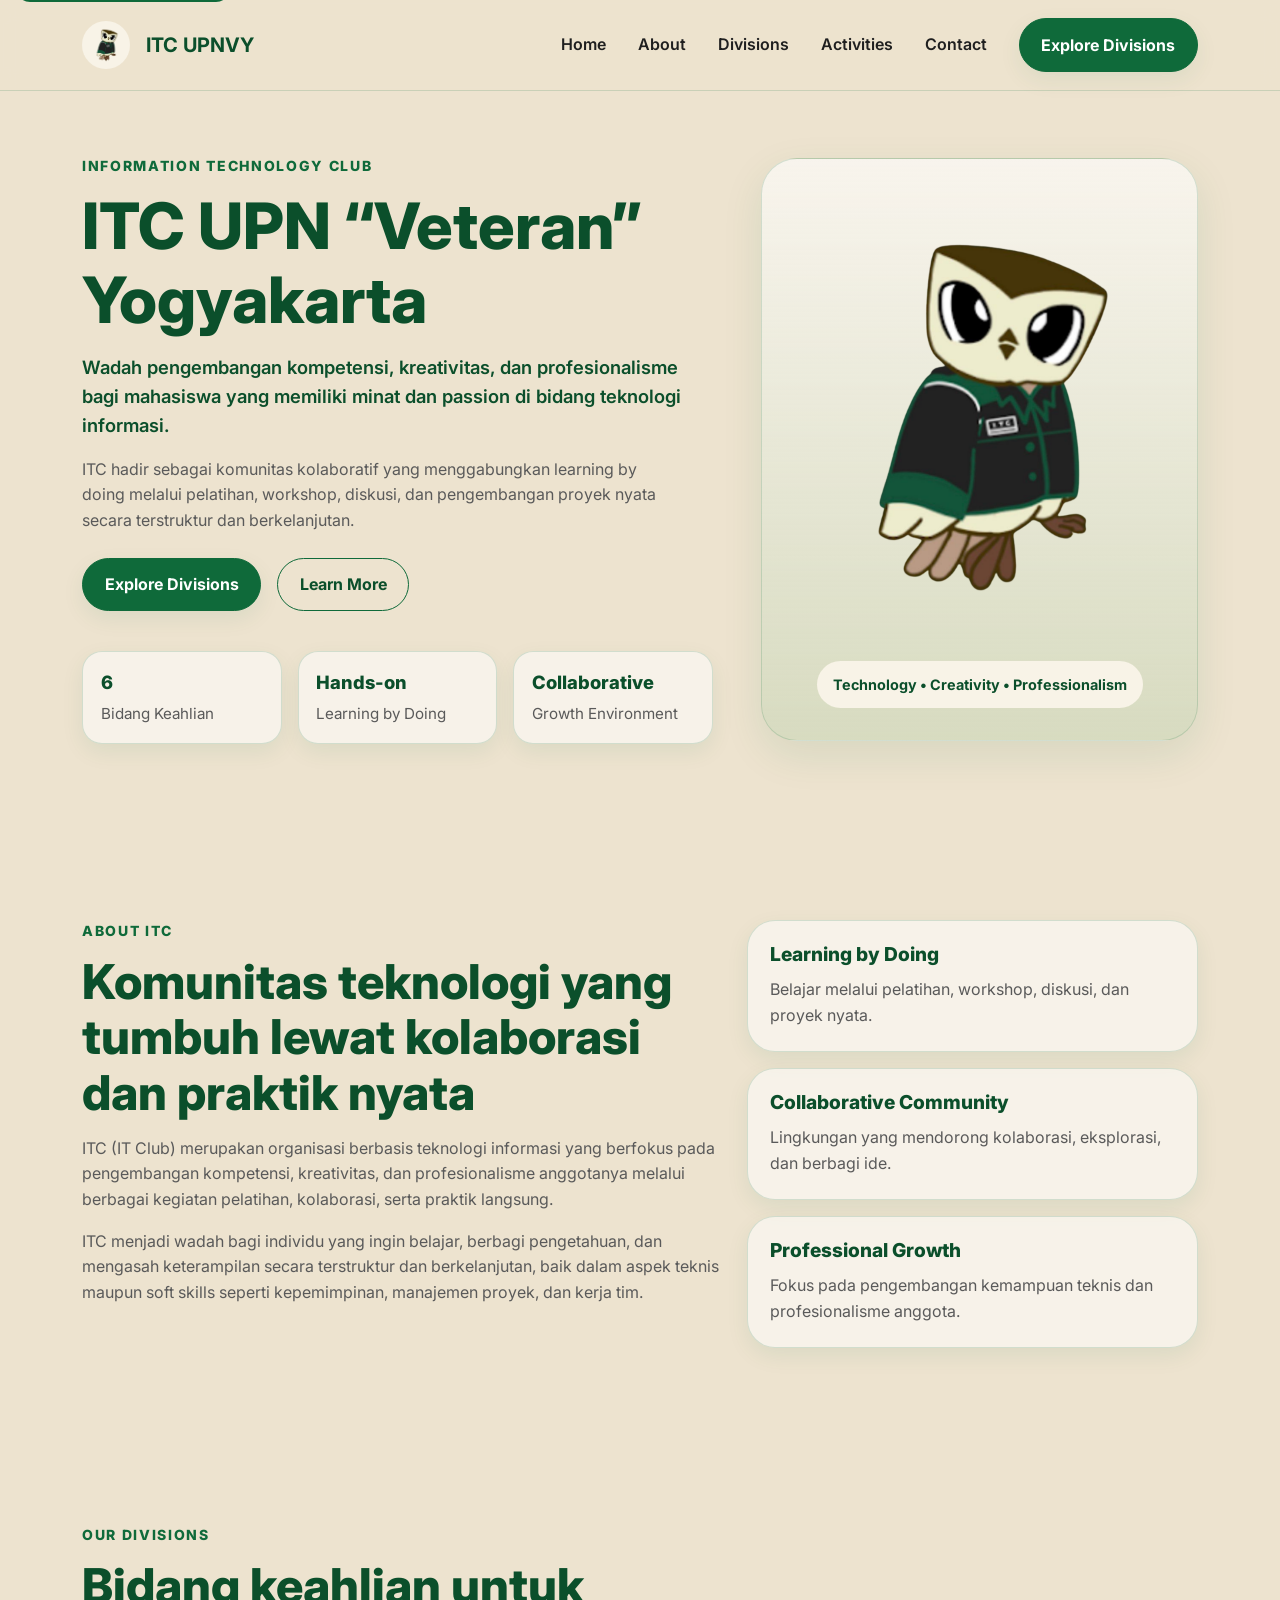
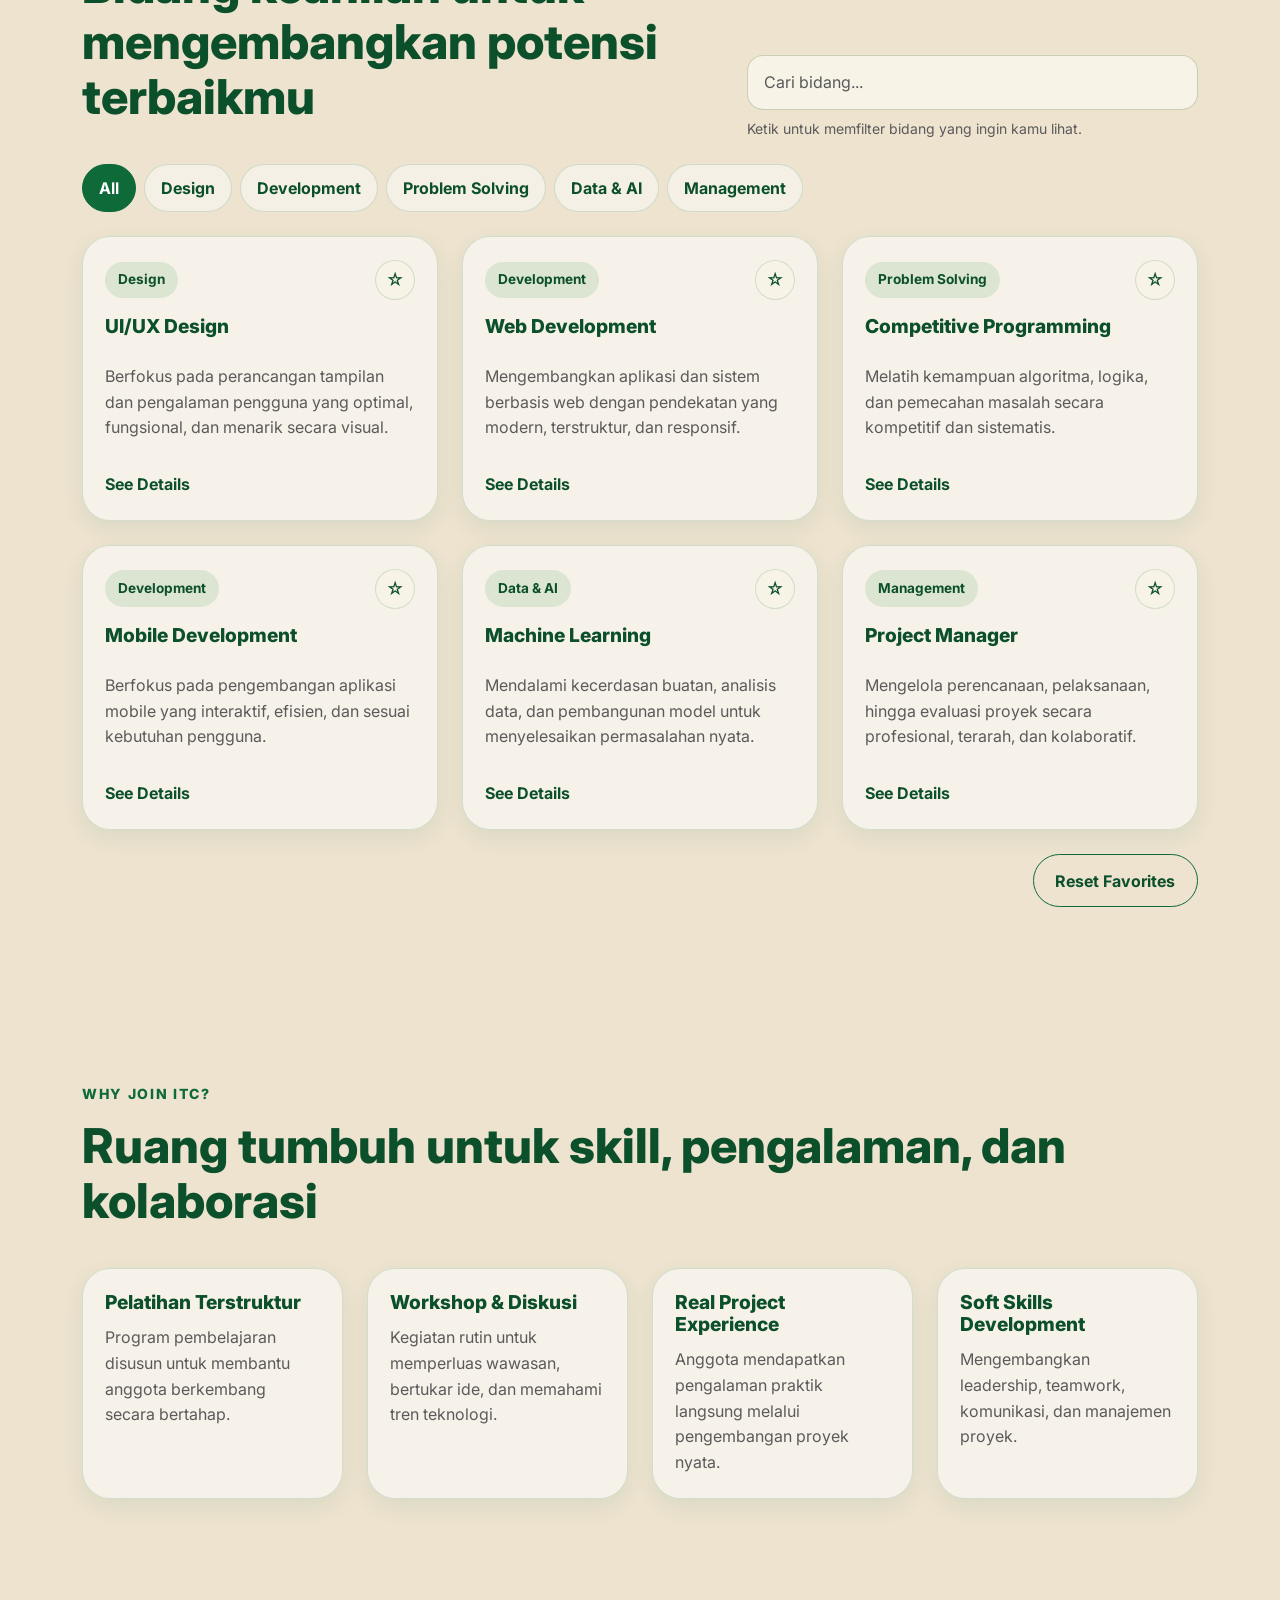
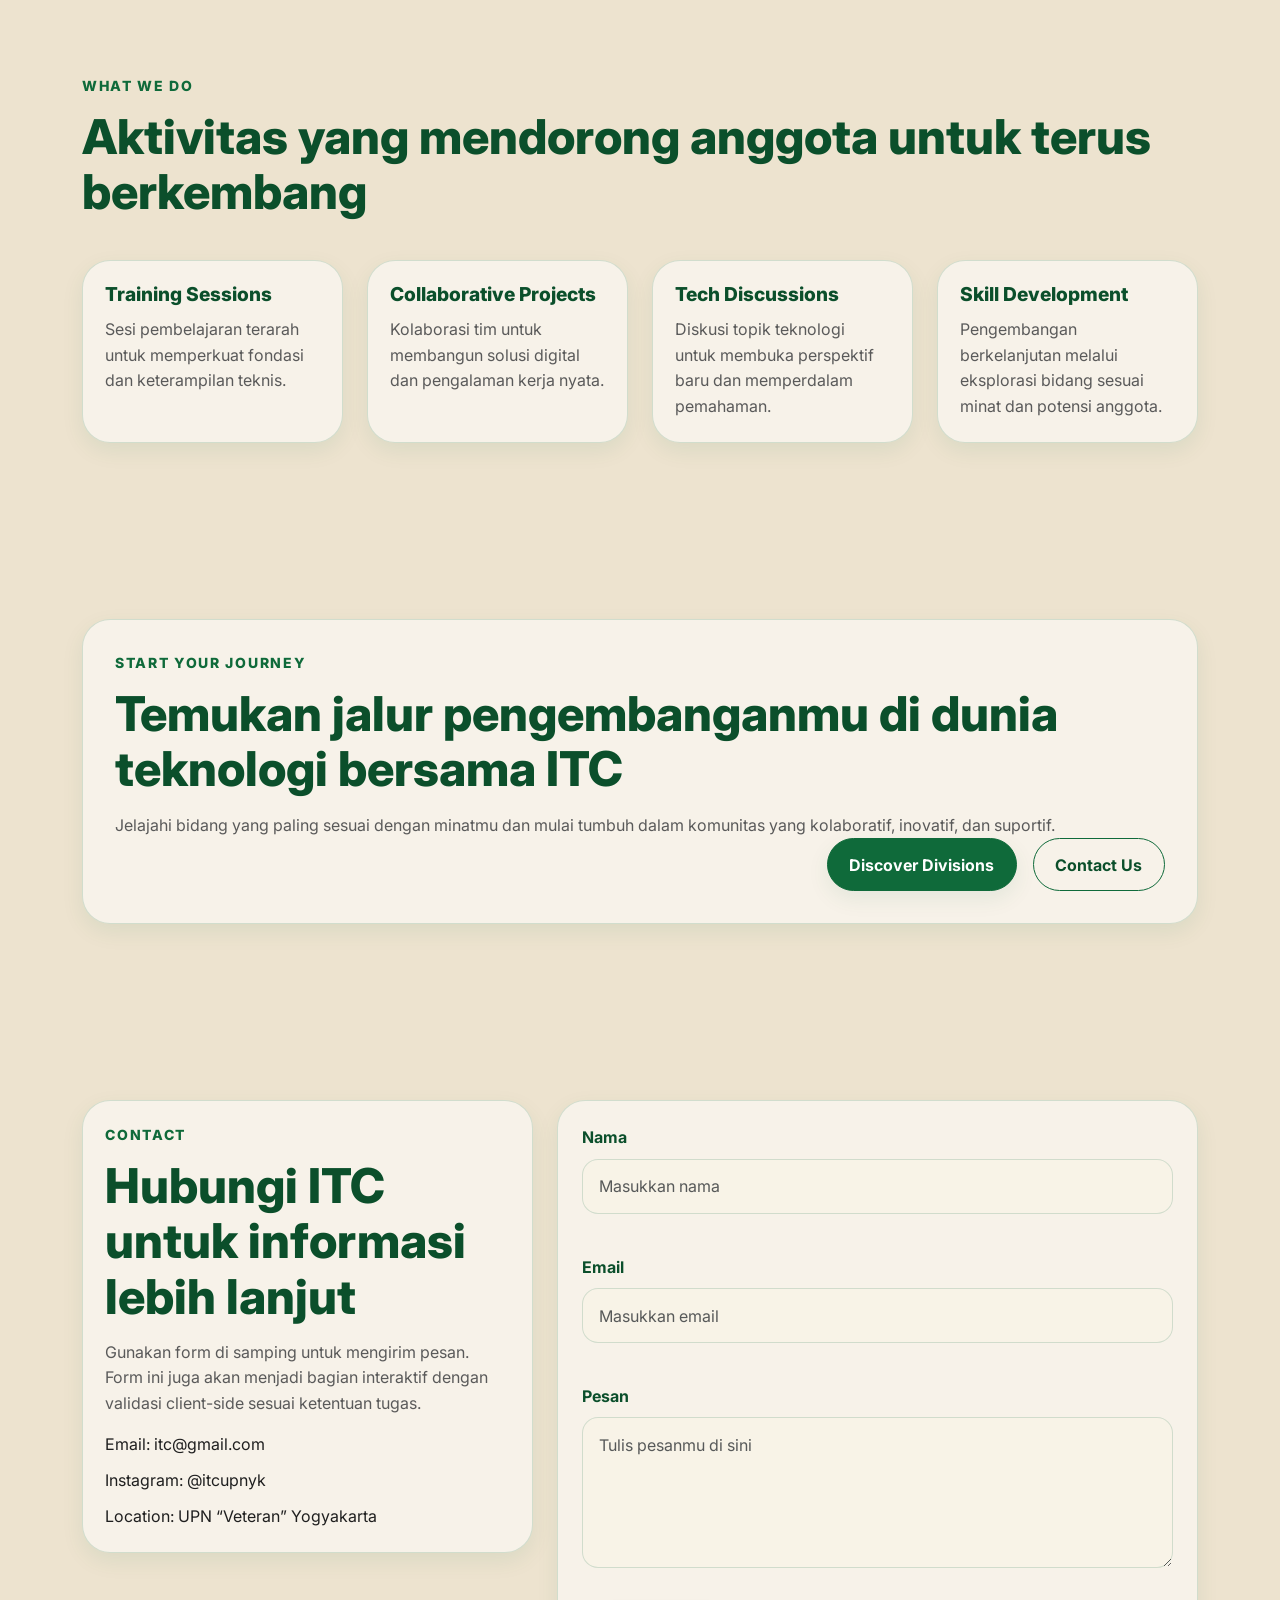
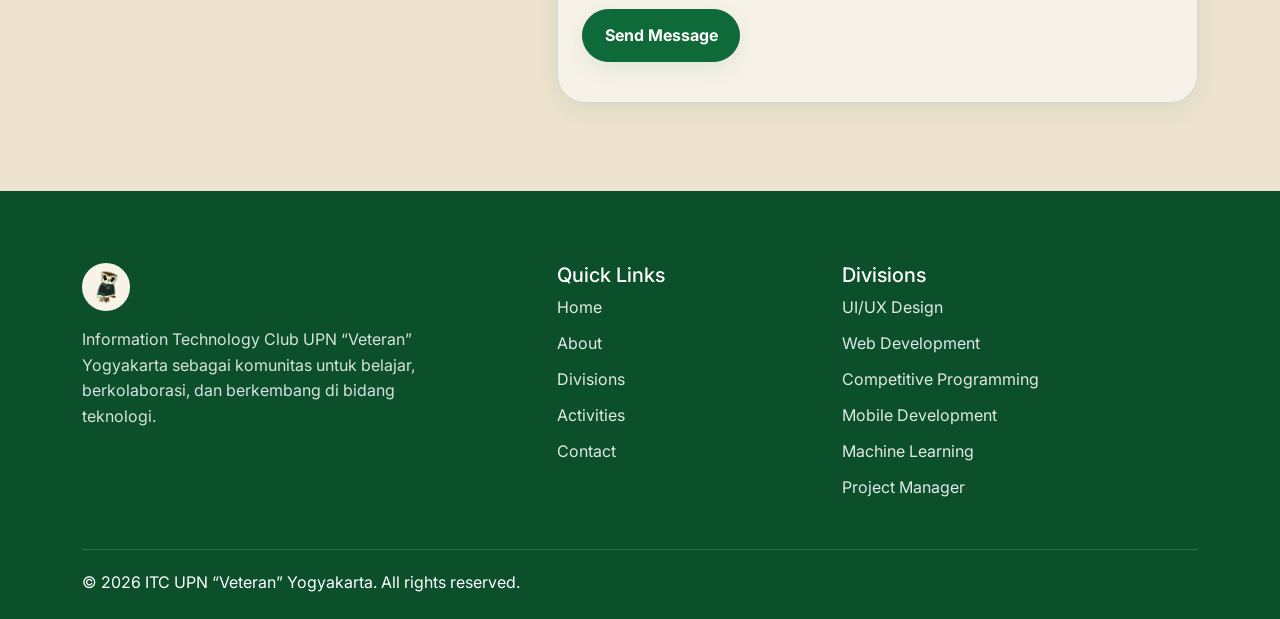
<file: index.html>
<!DOCTYPE html>
<html lang="id">
<head>
  <meta charset="UTF-8" />
  <meta name="viewport" content="width=device-width, initial-scale=1.0" />
  <meta
    name="description"
    content="ITC (Information Technology Club) UPN Veteran Yogyakarta adalah organisasi teknologi informasi yang berfokus pada pengembangan kompetensi, kreativitas, dan profesionalisme anggota."
  />
  <title>ITC UPN "Veteran" Yogyakarta</title>
  <link rel="preconnect" href="https://fonts.googleapis.com" />
  <link rel="preconnect" href="https://fonts.gstatic.com" crossorigin />
  <link
    href="https://fonts.googleapis.com/css2?family=Inter:wght@400;500;600;700;800&display=swap"
    rel="stylesheet"
  />
  <link
    href="https://cdn.jsdelivr.net/npm/bootstrap@5.3.3/dist/css/bootstrap.min.css"
    rel="stylesheet"
    integrity="sha384-QWTKZyjpPEjISv5WaRU9OFeRpok6YctnYmDr5pNlyT2bRjXh0JMhjY6hW+ALEwIH"
    crossorigin="anonymous"
  />
  <link rel="stylesheet" href="styles/main.css" />
</head>
<body>
  <a class="skip-link" href="#main-content">Lewati ke konten utama</a>

  <header class="site-header sticky-top">
    <nav class="navbar navbar-expand-lg py-3" aria-label="Navigasi utama">
      <div class="container">
        <a class="navbar-brand d-flex align-items-center gap-3 fw-bold" href="#home">
          <img src="assets/logo-itc.png" alt="Logo ITC UPN Veteran Yogyakarta" class="brand__logo" />
          <span>ITC UPNVY</span>
        </a>

        <button
          class="navbar-toggler nav-toggle"
          type="button"
          data-bs-toggle="collapse"
          data-bs-target="#siteNavigation"
          aria-controls="siteNavigation"
          aria-expanded="false"
          aria-label="Buka menu navigasi"
        >
          <span class="navbar-toggler-icon"></span>
        </button>

        <div class="collapse navbar-collapse" id="siteNavigation">
          <ul class="navbar-nav ms-auto mb-2 mb-lg-0 align-items-lg-center gap-lg-3">
            <li class="nav-item"><a class="nav-link" href="#home">Home</a></li>
            <li class="nav-item"><a class="nav-link" href="#about">About</a></li>
            <li class="nav-item"><a class="nav-link" href="#divisions">Divisions</a></li>
            <li class="nav-item"><a class="nav-link" href="#activities">Activities</a></li>
            <li class="nav-item"><a class="nav-link" href="#contact">Contact</a></li>
          </ul>
          <a href="#divisions" class="btn button--primary ms-lg-4 mt-3 mt-lg-0">Explore Divisions</a>
        </div>
      </div>
    </nav>
  </header>

  <main id="main-content">
    <section class="hero section" id="home">
      <div class="container">
        <div class="row align-items-center g-4 g-lg-5">
          <div class="col-lg-7">
            <p class="eyebrow">Information Technology Club</p>
            <h1>ITC UPN “Veteran” Yogyakarta</h1>
            <p class="hero__lead">
              Wadah pengembangan kompetensi, kreativitas, dan profesionalisme bagi mahasiswa
              yang memiliki minat dan passion di bidang teknologi informasi.
            </p>
            <p class="hero__text">
              ITC hadir sebagai komunitas kolaboratif yang menggabungkan learning by doing
              melalui pelatihan, workshop, diskusi, dan pengembangan proyek nyata secara
              terstruktur dan berkelanjutan.
            </p>

            <div class="d-flex flex-wrap gap-3 mt-4">
              <a href="#divisions" class="btn button--primary">Explore Divisions</a>
              <a href="#about" class="btn button--secondary">Learn More</a>
            </div>

            <div class="row g-3 mt-4 hero__stats" aria-label="Highlight ITC">
              <div class="col-sm-4">
                <div class="stat-card h-100">
                  <strong>6</strong>
                  <span>Bidang Keahlian</span>
                </div>
              </div>
              <div class="col-sm-4">
                <div class="stat-card h-100">
                  <strong>Hands-on</strong>
                  <span>Learning by Doing</span>
                </div>
              </div>
              <div class="col-sm-4">
                <div class="stat-card h-100">
                  <strong>Collaborative</strong>
                  <span>Growth Environment</span>
                </div>
              </div>
            </div>
          </div>

          <div class="col-lg-5">
            <aside class="hero-card text-center" aria-label="Visual ITC">
              <img src="assets/logo-itc.png" alt="Maskot atau logo ITC" class="hero-card__image mx-auto" />
              <div class="hero-card__badge">Technology • Creativity • Professionalism</div>
            </aside>
          </div>
        </div>
      </div>
    </section>

    <section class="section about" id="about">
      <div class="container">
        <div class="row g-4 align-items-start">
          <div class="col-lg-7">
            <p class="eyebrow">About ITC</p>
            <h2>Komunitas teknologi yang tumbuh lewat kolaborasi dan praktik nyata</h2>
            <p>
              ITC (IT Club) merupakan organisasi berbasis teknologi informasi yang berfokus
              pada pengembangan kompetensi, kreativitas, dan profesionalisme anggotanya
              melalui berbagai kegiatan pelatihan, kolaborasi, serta praktik langsung.
            </p>
            <p>
              ITC menjadi wadah bagi individu yang ingin belajar, berbagi pengetahuan,
              dan mengasah keterampilan secara terstruktur dan berkelanjutan, baik dalam
              aspek teknis maupun soft skills seperti kepemimpinan, manajemen proyek,
              dan kerja tim.
            </p>
          </div>

          <div class="col-lg-5">
            <div class="row g-3">
              <div class="col-12">
                <article class="highlight-card h-100">
                  <h3>Learning by Doing</h3>
                  <p class="mb-0">Belajar melalui pelatihan, workshop, diskusi, dan proyek nyata.</p>
                </article>
              </div>
              <div class="col-12">
                <article class="highlight-card h-100">
                  <h3>Collaborative Community</h3>
                  <p class="mb-0">Lingkungan yang mendorong kolaborasi, eksplorasi, dan berbagi ide.</p>
                </article>
              </div>
              <div class="col-12">
                <article class="highlight-card h-100">
                  <h3>Professional Growth</h3>
                  <p class="mb-0">Fokus pada pengembangan kemampuan teknis dan profesionalisme anggota.</p>
                </article>
              </div>
            </div>
          </div>
        </div>
      </div>
    </section>

<section class="section divisions" id="divisions">
  <div class="container">
    <div class="row g-4 align-items-end mb-4">
      <div class="col-lg-7">
        <p class="eyebrow">Our Divisions</p>
        <h2>Bidang keahlian untuk mengembangkan potensi terbaikmu</h2>
      </div>
      <div class="col-lg-5">
        <label class="form-label visually-hidden" for="division-search">Cari bidang</label>
        <input
          type="search"
          id="division-search"
          name="division-search"
          class="form-control division-search"
          placeholder="Cari bidang..."
          aria-describedby="division-search-help"
        />
        <p id="division-search-help" class="helper-text mt-2 mb-0">
          Ketik untuk memfilter bidang yang ingin kamu lihat.
        </p>
      </div>
    </div>

    <div class="d-flex flex-wrap gap-2 mb-4" role="group" aria-label="Filter kategori bidang">
      <button class="btn filter-button is-active" type="button" data-filter="all">All</button>
      <button class="btn filter-button" type="button" data-filter="design">Design</button>
      <button class="btn filter-button" type="button" data-filter="development">Development</button>
      <button class="btn filter-button" type="button" data-filter="problem-solving">Problem Solving</button>
      <button class="btn filter-button" type="button" data-filter="data">Data & AI</button>
      <button class="btn filter-button" type="button" data-filter="management">Management</button>
    </div>

    <div class="row g-4" id="division-list">
      <div class="col-md-6 col-xl-4">
        <article class="division-card h-100" data-category="design" data-name="ui ux design">
          <div class="division-card__top">
            <p class="division-card__tag">Design</p>
            <button class="favorite-button" type="button" aria-label="Tambahkan UI/UX Design ke favorit">☆</button>
          </div>
          <h3>UI/UX Design</h3>
          <p>Berfokus pada perancangan tampilan dan pengalaman pengguna yang optimal, fungsional, dan menarik secara visual.</p>
          <a href="pages/uiux.html" class="text-link mt-auto">See Details</a>
        </article>
      </div>

      <div class="col-md-6 col-xl-4">
        <article class="division-card h-100" data-category="development" data-name="web development">
          <div class="division-card__top">
            <p class="division-card__tag">Development</p>
            <button class="favorite-button" type="button" aria-label="Tambahkan Web Development ke favorit">☆</button>
          </div>
          <h3>Web Development</h3>
          <p>Mengembangkan aplikasi dan sistem berbasis web dengan pendekatan yang modern, terstruktur, dan responsif.</p>
          <a href="pages/webdev.html" class="text-link mt-auto">See Details</a>
        </article>
      </div>

      <div class="col-md-6 col-xl-4">
        <article class="division-card h-100" data-category="problem-solving" data-name="competitive programming">
          <div class="division-card__top">
            <p class="division-card__tag">Problem Solving</p>
            <button class="favorite-button" type="button" aria-label="Tambahkan Competitive Programming ke favorit">☆</button>
          </div>
          <h3>Competitive Programming</h3>
          <p>Melatih kemampuan algoritma, logika, dan pemecahan masalah secara kompetitif dan sistematis.</p>
          <a href="pages/cp.html" class="text-link mt-auto">See Details</a>
        </article>
      </div>

      <div class="col-md-6 col-xl-4">
        <article class="division-card h-100" data-category="development" data-name="mobile development">
          <div class="division-card__top">
            <p class="division-card__tag">Development</p>
            <button class="favorite-button" type="button" aria-label="Tambahkan Mobile Development ke favorit">☆</button>
          </div>
          <h3>Mobile Development</h3>
          <p>Berfokus pada pengembangan aplikasi mobile yang interaktif, efisien, dan sesuai kebutuhan pengguna.</p>
          <a href="pages/mobile.html" class="text-link mt-auto">See Details</a>
        </article>
      </div>

      <div class="col-md-6 col-xl-4">
        <article class="division-card h-100" data-category="data" data-name="machine learning">
          <div class="division-card__top">
            <p class="division-card__tag">Data & AI</p>
            <button class="favorite-button" type="button" aria-label="Tambahkan Machine Learning ke favorit">☆</button>
          </div>
          <h3>Machine Learning</h3>
          <p>Mendalami kecerdasan buatan, analisis data, dan pembangunan model untuk menyelesaikan permasalahan nyata.</p>
          <a href="pages/ml.html" class="text-link mt-auto">See Details</a>
        </article>
      </div>

      <div class="col-md-6 col-xl-4">
        <article class="division-card h-100" data-category="management" data-name="project manager">
          <div class="division-card__top">
            <p class="division-card__tag">Management</p>
            <button class="favorite-button" type="button" aria-label="Tambahkan Project Manager ke favorit">☆</button>
          </div>
          <h3>Project Manager</h3>
          <p>Mengelola perencanaan, pelaksanaan, hingga evaluasi proyek secara profesional, terarah, dan kolaboratif.</p>
          <a href="pages/pm.html" class="text-link mt-auto">See Details</a>
        </article>
      </div>
    </div>

    <div class="d-flex justify-content-end mt-4">
      <button class="btn button--secondary" id="reset-favorites" type="button">Reset Favorites</button>
    </div>
  </div>
</section>

    <section class="section highlights">
      <div class="container">
        <p class="eyebrow">Why Join ITC?</p>
        <h2>Ruang tumbuh untuk skill, pengalaman, dan kolaborasi</h2>
        <div class="row g-4 mt-1">
          <div class="col-md-6 col-xl-3">
            <article class="feature-card h-100">
              <h3>Pelatihan Terstruktur</h3>
              <p class="mb-0">Program pembelajaran disusun untuk membantu anggota berkembang secara bertahap.</p>
            </article>
          </div>
          <div class="col-md-6 col-xl-3">
            <article class="feature-card h-100">
              <h3>Workshop & Diskusi</h3>
              <p class="mb-0">Kegiatan rutin untuk memperluas wawasan, bertukar ide, dan memahami tren teknologi.</p>
            </article>
          </div>
          <div class="col-md-6 col-xl-3">
            <article class="feature-card h-100">
              <h3>Real Project Experience</h3>
              <p class="mb-0">Anggota mendapatkan pengalaman praktik langsung melalui pengembangan proyek nyata.</p>
            </article>
          </div>
          <div class="col-md-6 col-xl-3">
            <article class="feature-card h-100">
              <h3>Soft Skills Development</h3>
              <p class="mb-0">Mengembangkan leadership, teamwork, komunikasi, dan manajemen proyek.</p>
            </article>
          </div>
        </div>
      </div>
    </section>

    <section class="section activities" id="activities">
      <div class="container">
        <p class="eyebrow">What We Do</p>
        <h2>Aktivitas yang mendorong anggota untuk terus berkembang</h2>
        <div class="row g-4 mt-1">
          <div class="col-md-6 col-xl-3">
            <article class="activity-card h-100">
              <h3>Training Sessions</h3>
              <p class="mb-0">Sesi pembelajaran terarah untuk memperkuat fondasi dan keterampilan teknis.</p>
            </article>
          </div>
          <div class="col-md-6 col-xl-3">
            <article class="activity-card h-100">
              <h3>Collaborative Projects</h3>
              <p class="mb-0">Kolaborasi tim untuk membangun solusi digital dan pengalaman kerja nyata.</p>
            </article>
          </div>
          <div class="col-md-6 col-xl-3">
            <article class="activity-card h-100">
              <h3>Tech Discussions</h3>
              <p class="mb-0">Diskusi topik teknologi untuk membuka perspektif baru dan memperdalam pemahaman.</p>
            </article>
          </div>
          <div class="col-md-6 col-xl-3">
            <article class="activity-card h-100">
              <h3>Skill Development</h3>
              <p class="mb-0">Pengembangan berkelanjutan melalui eksplorasi bidang sesuai minat dan potensi anggota.</p>
            </article>
          </div>
        </div>
      </div>
    </section>

    <section class="section cta-section">
      <div class="container">
        <div class="cta-box">
          <div>
            <p class="eyebrow">Start Your Journey</p>
            <h2>Temukan jalur pengembanganmu di dunia teknologi bersama ITC</h2>
            <p class="mb-0">
              Jelajahi bidang yang paling sesuai dengan minatmu dan mulai tumbuh dalam komunitas
              yang kolaboratif, inovatif, dan suportif.
            </p>
          </div>
          <div class="d-flex flex-wrap align-items-center justify-content-lg-end gap-3 mt-4 mt-lg-0">
            <a href="#divisions" class="btn button--primary">Discover Divisions</a>
            <a href="#contact" class="btn button--secondary">Contact Us</a>
          </div>
        </div>
      </div>
    </section>

    <section class="section contact" id="contact">
      <div class="container">
        <div class="row g-4 align-items-start">
          <div class="col-lg-5">
            <article class="contact__info h-100">
              <p class="eyebrow">Contact</p>
              <h2>Hubungi ITC untuk informasi lebih lanjut</h2>
              <p>
                Gunakan form di samping untuk mengirim pesan. Form ini juga akan menjadi bagian
                interaktif dengan validasi client-side sesuai ketentuan tugas.
              </p>
              <ul class="contact-list mb-0">
                <li>Email: itc@gmail.com</li>
                <li>Instagram: @itcupnyk</li>
                <li>Location: UPN “Veteran” Yogyakarta</li>
              </ul>
            </article>
          </div>

          <div class="col-lg-7">
            <form class="contact-form" id="contact-form" novalidate>
              <div class="mb-3">
                <label for="name" class="form-label">Nama</label>
                <input type="text" id="name" name="name" class="form-control" placeholder="Masukkan nama" required />
                <small class="error-message" aria-live="polite"></small>
              </div>

              <div class="mb-3">
                <label for="email" class="form-label">Email</label>
                <input type="email" id="email" name="email" class="form-control" placeholder="Masukkan email" required />
                <small class="error-message" aria-live="polite"></small>
              </div>

              <div class="mb-3">
                <label for="message" class="form-label">Pesan</label>
                <textarea id="message" name="message" rows="5" class="form-control" placeholder="Tulis pesanmu di sini" required></textarea>
                <small class="error-message" aria-live="polite"></small>
              </div>

              <button type="submit" class="btn button--primary">Send Message</button>
              <p class="form-status mt-3 mb-0" id="form-status" aria-live="polite"></p>
            </form>
          </div>
        </div>
      </div>
    </section>
  </main>

  <footer class="site-footer">
    <div class="container">
      <div class="row g-4">
        <div class="col-lg-5">
          <a class="navbar-brand d-inline-flex align-items-center gap-3 fw-bold text-white mb-3" href="#home">
            <img src="assets/logo-itc.png" alt="Logo ITC" class="brand__logo" />
            <span>ITC UPNVY</span>
          </a>
          <p class="footer__text mb-0">
            Information Technology Club UPN “Veteran” Yogyakarta sebagai komunitas untuk belajar,
            berkolaborasi, dan berkembang di bidang teknologi.
          </p>
        </div>

        <div class="col-sm-6 col-lg-3">
          <h3 class="h5">Quick Links</h3>
          <ul class="footer-links">
            <li><a href="#home">Home</a></li>
            <li><a href="#about">About</a></li>
            <li><a href="#divisions">Divisions</a></li>
            <li><a href="#activities">Activities</a></li>
            <li><a href="#contact">Contact</a></li>
          </ul>
        </div>

        <div class="col-sm-6 col-lg-4">
          <h3 class="h5">Divisions</h3>
          <ul class="footer-links">
            <li><a href="#divisions">UI/UX Design</a></li>
            <li><a href="#divisions">Web Development</a></li>
            <li><a href="#divisions">Competitive Programming</a></li>
            <li><a href="#divisions">Mobile Development</a></li>
            <li><a href="#divisions">Machine Learning</a></li>
            <li><a href="#divisions">Project Manager</a></li>
          </ul>
        </div>
      </div>

      <div class="footer__bottom">
        <p class="mb-0">© 2026 ITC UPN “Veteran” Yogyakarta. All rights reserved.</p>
      </div>
    </div>
  </footer>

  <script src="https://cdn.jsdelivr.net/npm/bootstrap@5.3.3/dist/js/bootstrap.bundle.min.js" integrity="sha384-YvpcrYf0tY3lHB60NNkmXc5s9fDVZLESaAA55NDzOxhy9GkcIdslK1eN7N6jIeHz" crossorigin="anonymous"></script>
  <script type="module" src="js/app.js"></script>
</body>
</html>
</file>
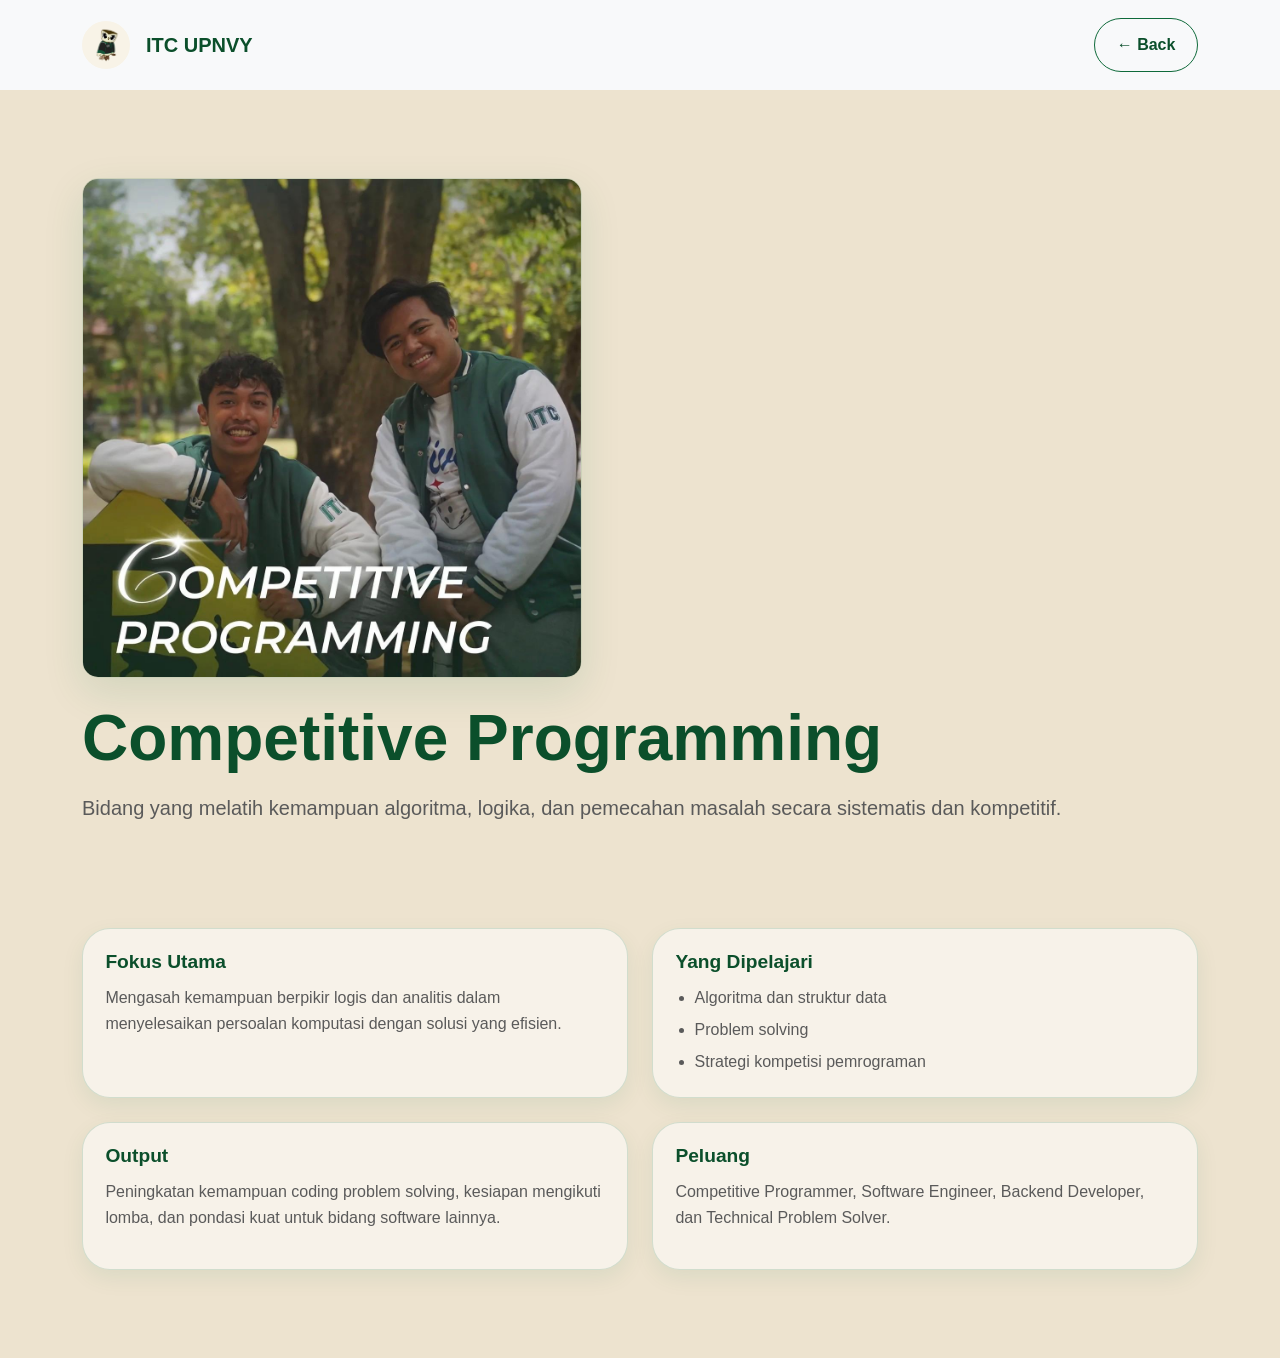
<file: pages/cp.html>
<!DOCTYPE html>
<html lang="id">
<head>
  <meta charset="UTF-8" />
  <meta name="viewport" content="width=device-width, initial-scale=1.0" />
  <title>Competitive Programming - ITC</title>
  <link href="https://cdn.jsdelivr.net/npm/bootstrap@5.3.3/dist/css/bootstrap.min.css" rel="stylesheet"/>
  <link rel="stylesheet" href="../styles/main.css"/>
</head>
<body>
  <nav class="navbar navbar-expand-lg bg-light py-3">
    <div class="container">
                  <a class="navbar-brand d-flex align-items-center gap-3 fw-bold" href="#home">
          <img src="../assets/logo-itc.png" alt="Logo ITC UPN Veteran Yogyakarta" class="brand__logo" />
          <span>ITC UPNVY</span>
        </a>
      <a href="../index.html" class="btn button--secondary">← Back</a>
    </div>
  </nav>

  <section class="section">
    <div class="container">
       <div class="text-center">
        <img src="../assets/divisions/cp.jpeg" class="img-fluid rounded-4 mb-4" style="max-width: 500px;" alt="Tim Competitive Programming ITC">  
        </div>
      <h1>Competitive Programming</h1>
      <p class="lead">
        Bidang yang melatih kemampuan algoritma, logika, dan pemecahan masalah secara sistematis dan kompetitif.
      </p>
    </div>
  </section>

  <section class="section pt-0">
    <div class="container">
      <div class="row g-4">
        <div class="col-md-6">
          <div class="feature-card h-100">
            <h3>Fokus Utama</h3>
            <p>
              Mengasah kemampuan berpikir logis dan analitis dalam menyelesaikan persoalan komputasi dengan solusi yang efisien.
            </p>
          </div>
        </div>

        <div class="col-md-6">
          <div class="feature-card h-100">
            <h3>Yang Dipelajari</h3>
            <ul>
              <li>Algoritma dan struktur data</li>
              <li>Problem solving</li>
              <li>Strategi kompetisi pemrograman</li>
            </ul>
          </div>
        </div>

        <div class="col-md-6">
          <div class="feature-card h-100">
            <h3>Output</h3>
            <p>
              Peningkatan kemampuan coding problem solving, kesiapan mengikuti lomba, dan pondasi kuat untuk bidang software lainnya.
            </p>
          </div>
        </div>

        <div class="col-md-6">
          <div class="feature-card h-100">
            <h3>Peluang</h3>
            <p>
              Competitive Programmer, Software Engineer, Backend Developer, dan Technical Problem Solver.
            </p>
          </div>
        </div>
      </div>
    </div>
  </section>
</body>
</html>
</file>
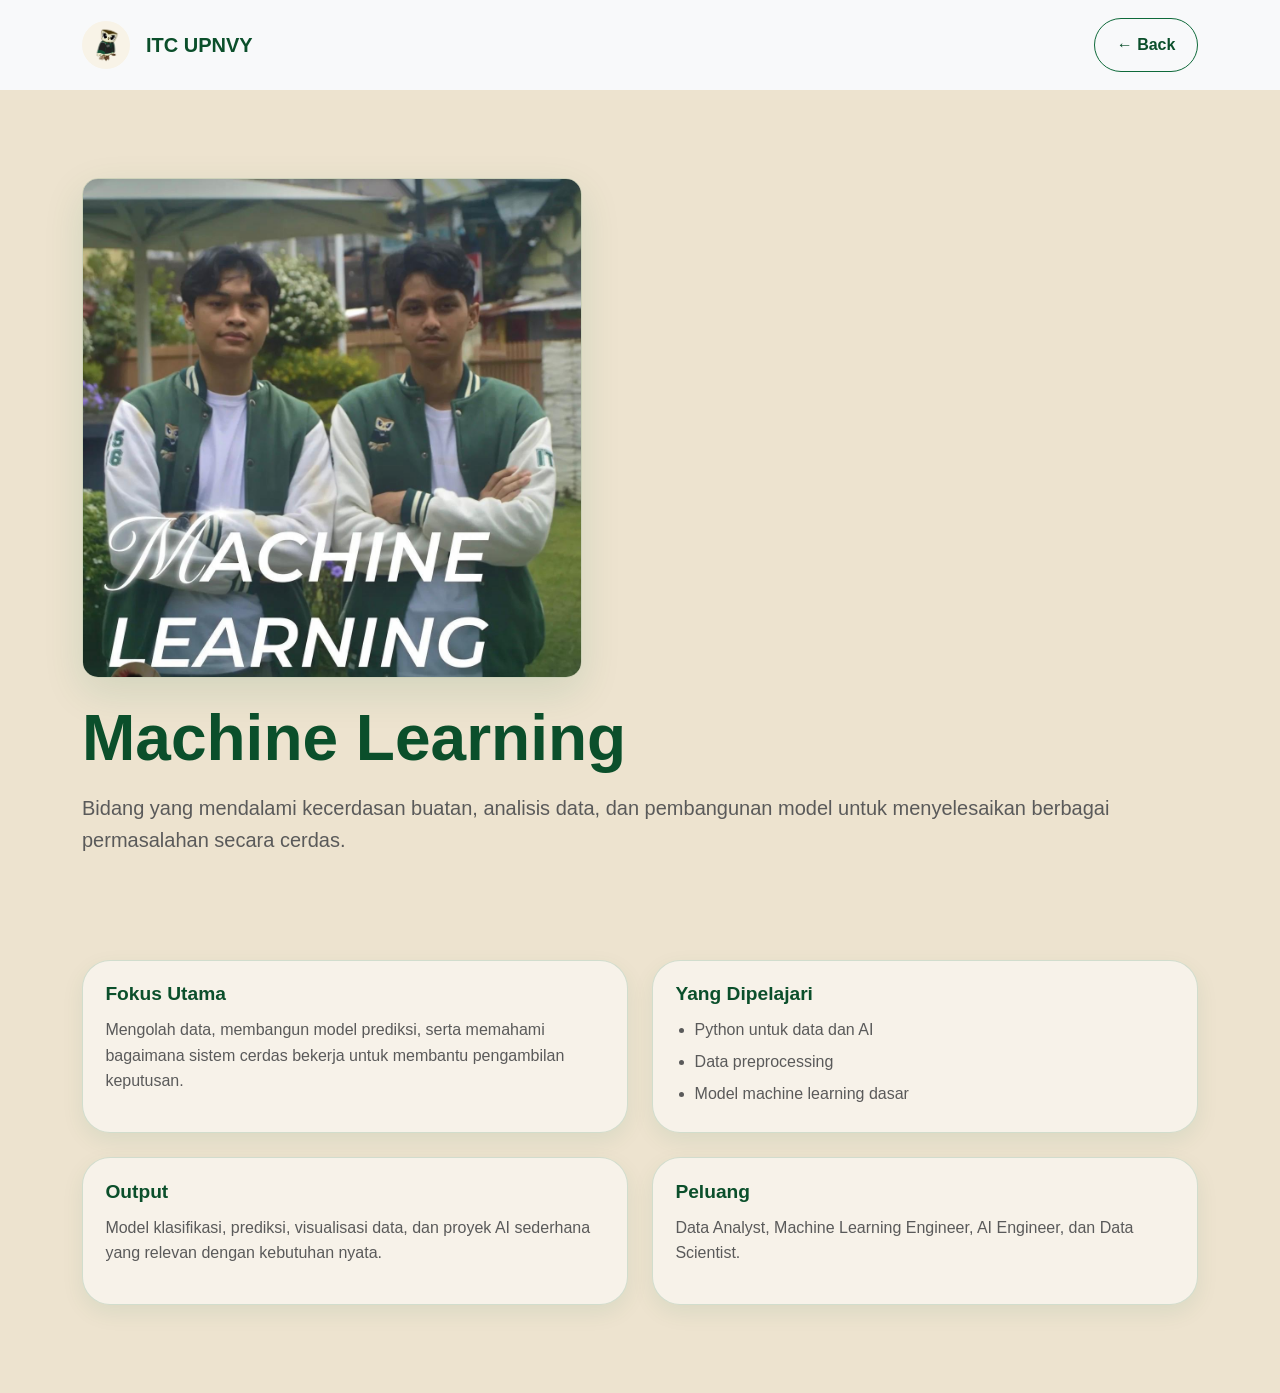
<file: pages/ml.html>
<!DOCTYPE html>
<html lang="id">
<head>
  <meta charset="UTF-8" />
  <meta name="viewport" content="width=device-width, initial-scale=1.0" />
  <title>Machine Learning - ITC</title>
  <link href="https://cdn.jsdelivr.net/npm/bootstrap@5.3.3/dist/css/bootstrap.min.css" rel="stylesheet"/>
  <link rel="stylesheet" href="../styles/main.css"/>
</head>
<body>
  <nav class="navbar navbar-expand-lg bg-light py-3">
    <div class="container">
                  <a class="navbar-brand d-flex align-items-center gap-3 fw-bold" href="#home">
          <img src="../assets/logo-itc.png" alt="Logo ITC UPN Veteran Yogyakarta" class="brand__logo" />
          <span>ITC UPNVY</span>
        </a>
      <a href="../index.html" class="btn button--secondary">← Back</a>
    </div>
  </nav>

  <section class="section">
    <div class="container">
      <div class="text-center">
        <img src="../assets/divisions/ml.jpeg" class="img-fluid rounded-4 mb-4" style="max-width: 500px;" alt="Tim Machine Learning ITC">  
        </div>
      <h1>Machine Learning</h1>
      <p class="lead">
        Bidang yang mendalami kecerdasan buatan, analisis data, dan pembangunan model untuk menyelesaikan berbagai permasalahan secara cerdas.
      </p>
    </div>
  </section>

  <section class="section pt-0">
    <div class="container">
      <div class="row g-4">
        <div class="col-md-6">
          <div class="feature-card h-100">
            <h3>Fokus Utama</h3>
            <p>
              Mengolah data, membangun model prediksi, serta memahami bagaimana sistem cerdas bekerja untuk membantu pengambilan keputusan.
            </p>
          </div>
        </div>

        <div class="col-md-6">
          <div class="feature-card h-100">
            <h3>Yang Dipelajari</h3>
            <ul>
              <li>Python untuk data dan AI</li>
              <li>Data preprocessing</li>
              <li>Model machine learning dasar</li>
            </ul>
          </div>
        </div>

        <div class="col-md-6">
          <div class="feature-card h-100">
            <h3>Output</h3>
            <p>
              Model klasifikasi, prediksi, visualisasi data, dan proyek AI sederhana yang relevan dengan kebutuhan nyata.
            </p>
          </div>
        </div>

        <div class="col-md-6">
          <div class="feature-card h-100">
            <h3>Peluang</h3>
            <p>
              Data Analyst, Machine Learning Engineer, AI Engineer, dan Data Scientist.
            </p>
          </div>
        </div>
      </div>
    </div>
  </section>
</body>
</html>
</file>
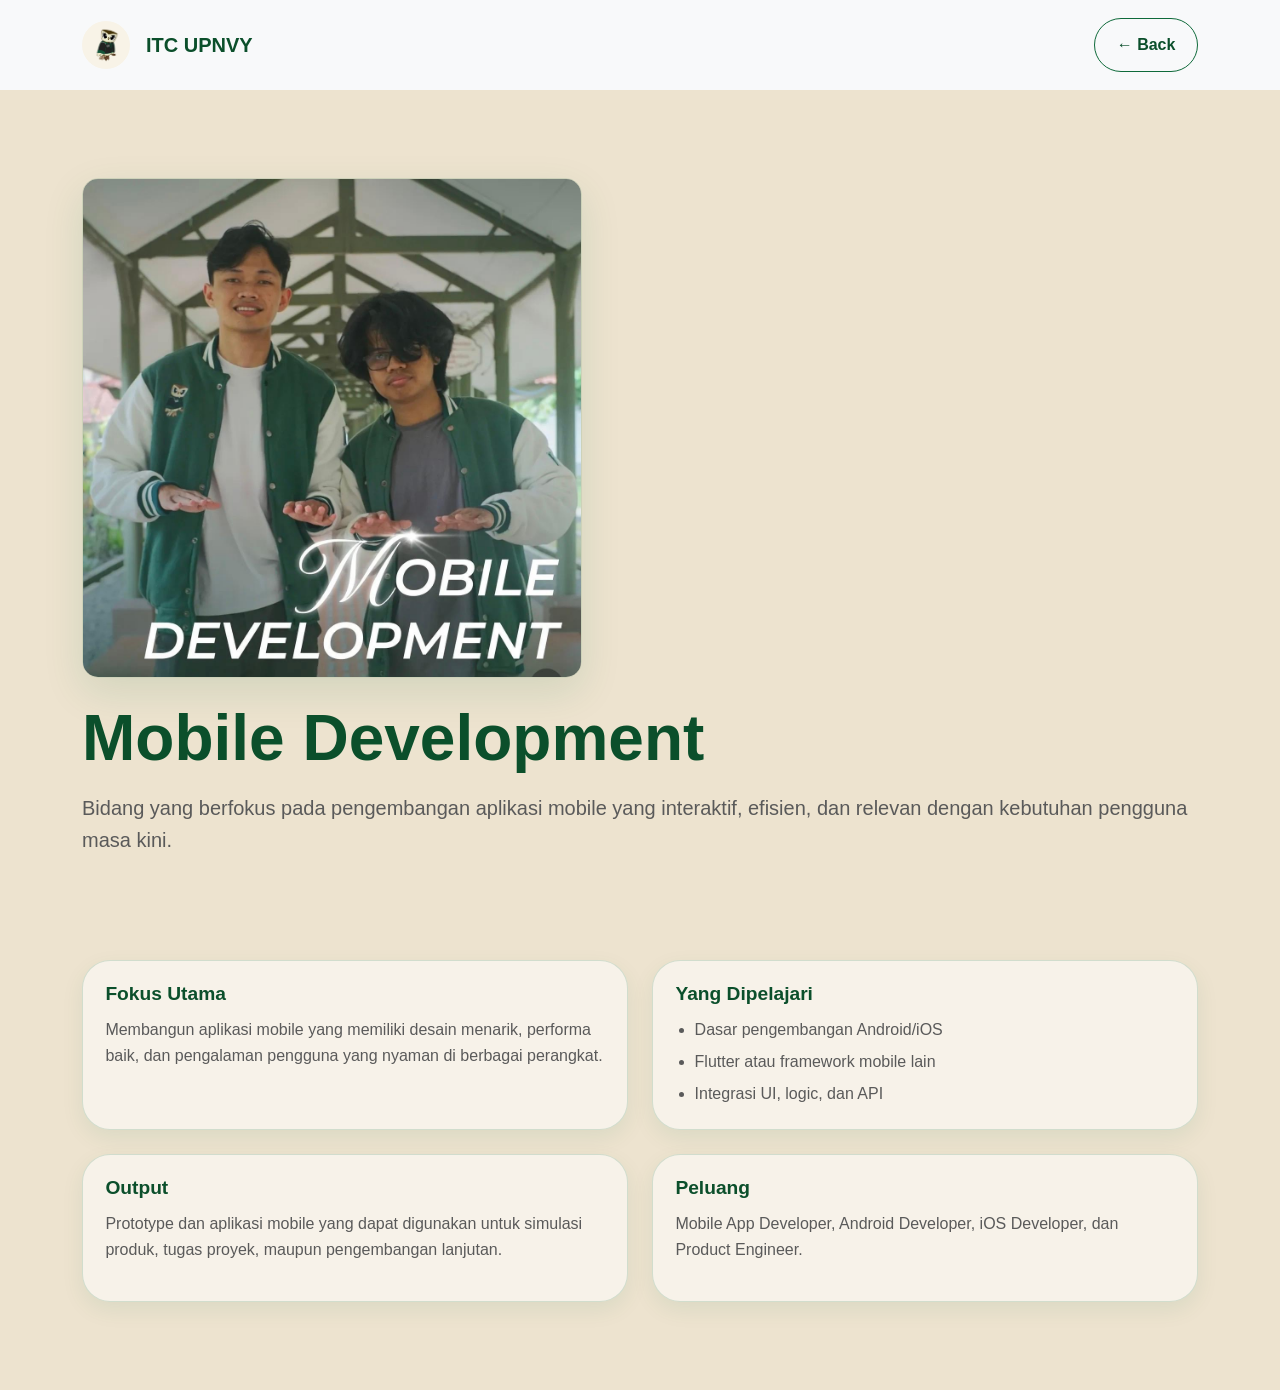
<file: pages/mobile.html>
<!DOCTYPE html>
<html lang="id">
<head>
  <meta charset="UTF-8" />
  <meta name="viewport" content="width=device-width, initial-scale=1.0" />
  <title>Mobile Development - ITC</title>
  <link href="https://cdn.jsdelivr.net/npm/bootstrap@5.3.3/dist/css/bootstrap.min.css" rel="stylesheet"/>
  <link rel="stylesheet" href="../styles/main.css"/>
</head>
<body>
  <nav class="navbar navbar-expand-lg bg-light py-3">
    <div class="container">
                  <a class="navbar-brand d-flex align-items-center gap-3 fw-bold" href="#home">
           <img src="../assets/logo-itc.png" alt="Logo ITC UPN Veteran Yogyakarta" class="brand__logo" />
          <span>ITC UPNVY</span>
        </a>
      <a href="../index.html" class="btn button--secondary">← Back</a>
    </div>
  </nav>

  <section class="section">
    <div class="container">
       <div class="text-center">
        <img src="../assets/divisions/mobiledev.jpeg" class="img-fluid rounded-4 mb-4" style="max-width: 500px;" alt="Tim Mobile Developer ITC">  
        </div>
      <h1>Mobile Development</h1>
      <p class="lead">
        Bidang yang berfokus pada pengembangan aplikasi mobile yang interaktif, efisien, dan relevan dengan kebutuhan pengguna masa kini.
      </p>
    </div>
  </section>

  <section class="section pt-0">
    <div class="container">
      <div class="row g-4">
        <div class="col-md-6">
          <div class="feature-card h-100">
            <h3>Fokus Utama</h3>
            <p>
              Membangun aplikasi mobile yang memiliki desain menarik, performa baik, dan pengalaman pengguna yang nyaman di berbagai perangkat.
            </p>
          </div>
        </div>

        <div class="col-md-6">
          <div class="feature-card h-100">
            <h3>Yang Dipelajari</h3>
            <ul>
              <li>Dasar pengembangan Android/iOS</li>
              <li>Flutter atau framework mobile lain</li>
              <li>Integrasi UI, logic, dan API</li>
            </ul>
          </div>
        </div>

        <div class="col-md-6">
          <div class="feature-card h-100">
            <h3>Output</h3>
            <p>
              Prototype dan aplikasi mobile yang dapat digunakan untuk simulasi produk, tugas proyek, maupun pengembangan lanjutan.
            </p>
          </div>
        </div>

        <div class="col-md-6">
          <div class="feature-card h-100">
            <h3>Peluang</h3>
            <p>
              Mobile App Developer, Android Developer, iOS Developer, dan Product Engineer.
            </p>
          </div>
        </div>
      </div>
    </div>
  </section>
</body>
</html>
</file>
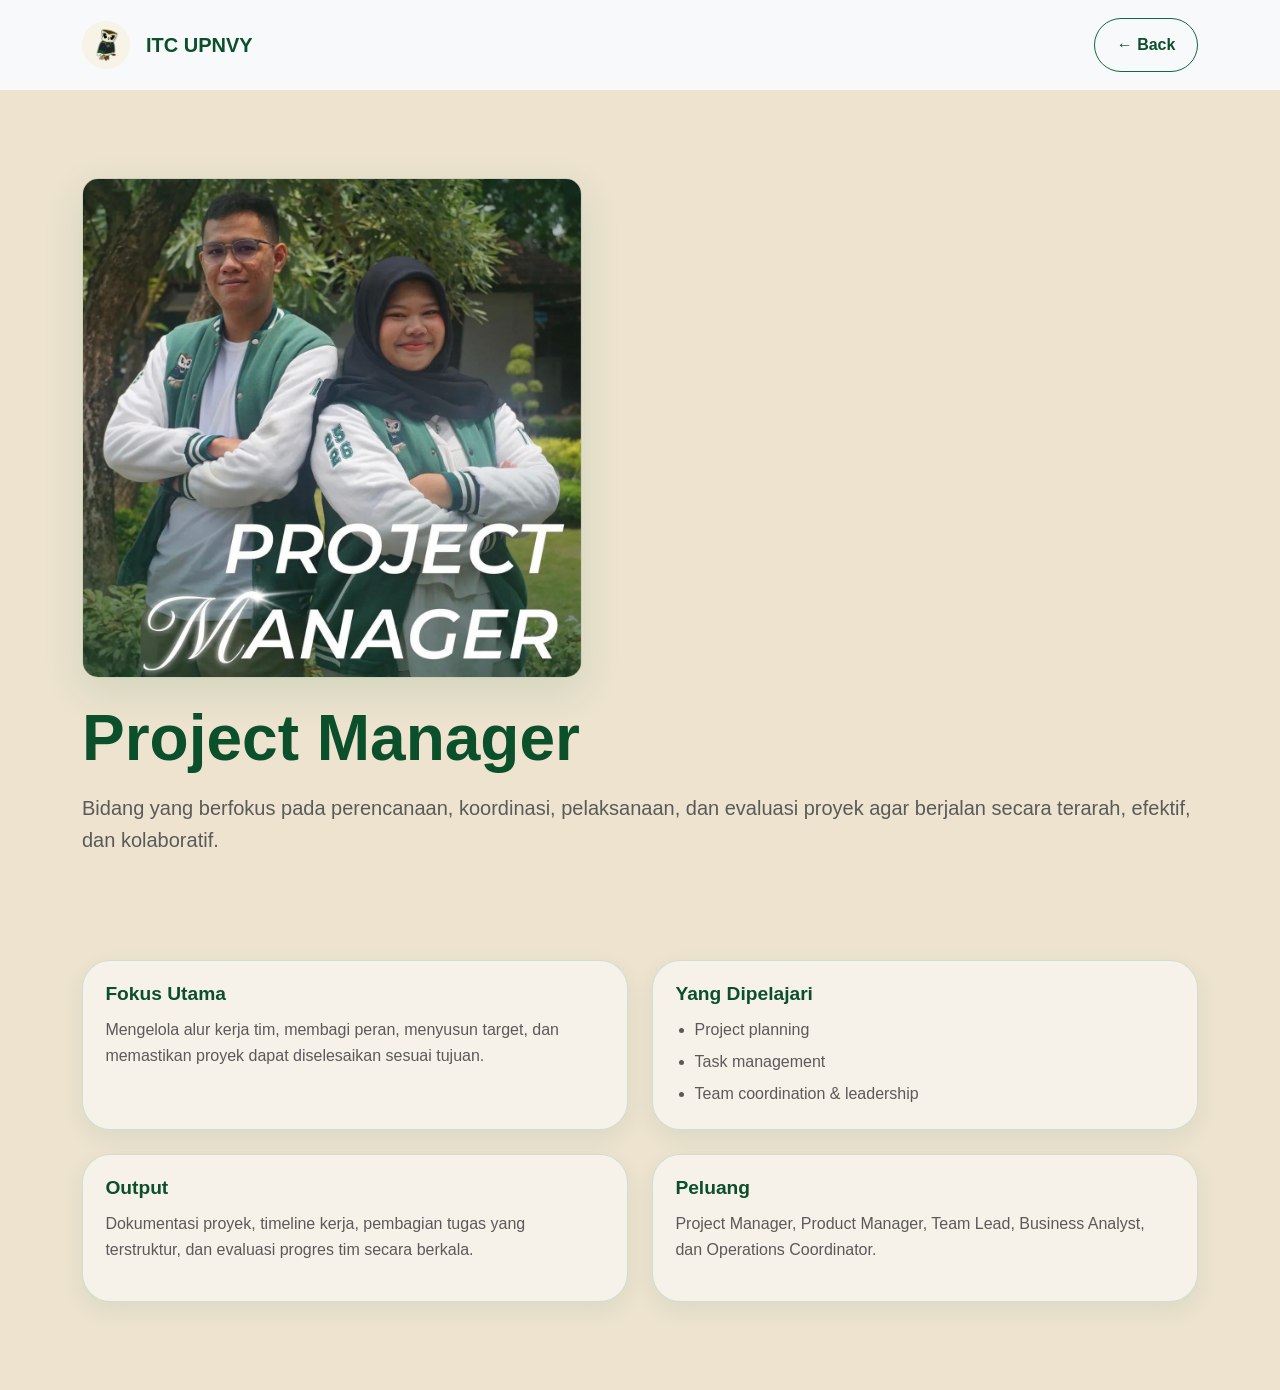
<file: pages/pm.html>
<!DOCTYPE html>
<html lang="id">
<head>
  <meta charset="UTF-8" />
  <meta name="viewport" content="width=device-width, initial-scale=1.0" />
  <title>Project Manager - ITC</title>
  <link href="https://cdn.jsdelivr.net/npm/bootstrap@5.3.3/dist/css/bootstrap.min.css" rel="stylesheet"/>
  <link rel="stylesheet" href="../styles/main.css"/>
</head>
<body>
  <nav class="navbar navbar-expand-lg bg-light py-3">
    <div class="container">
                  <a class="navbar-brand d-flex align-items-center gap-3 fw-bold" href="#home">
                    <img src="../assets/logo-itc.png" alt="Logo ITC UPN Veteran Yogyakarta" class="brand__logo" />
         
          <span>ITC UPNVY</span>
        </a>
      <a href="../index.html" class="btn button--secondary">← Back</a>
    </div>
  </nav>

  <section class="section">
    <div class="container"> 
        <div class="text-center">
        <img src="../assets/divisions/pm.jpeg" class="img-fluid rounded-4 mb-4" style="max-width: 500px;" alt="Tim Project Manager ITC">  
        </div>
      <h1>Project Manager</h1>
      <p class="lead">
        Bidang yang berfokus pada perencanaan, koordinasi, pelaksanaan, dan evaluasi proyek agar berjalan secara terarah, efektif, dan kolaboratif.
      </p>
    </div>
  </section>

  <section class="section pt-0">
    <div class="container">
      <div class="row g-4">
        <div class="col-md-6">
          <div class="feature-card h-100">
            <h3>Fokus Utama</h3>
            <p>
              Mengelola alur kerja tim, membagi peran, menyusun target, dan memastikan proyek dapat diselesaikan sesuai tujuan.
            </p>
          </div>
        </div>

        <div class="col-md-6">
          <div class="feature-card h-100">
            <h3>Yang Dipelajari</h3>
            <ul>
              <li>Project planning</li>
              <li>Task management</li>
              <li>Team coordination & leadership</li>
            </ul>
          </div>
        </div>

        <div class="col-md-6">
          <div class="feature-card h-100">
            <h3>Output</h3>
            <p>
              Dokumentasi proyek, timeline kerja, pembagian tugas yang terstruktur, dan evaluasi progres tim secara berkala.
            </p>
          </div>
        </div>

        <div class="col-md-6">
          <div class="feature-card h-100">
            <h3>Peluang</h3>
            <p>
              Project Manager, Product Manager, Team Lead, Business Analyst, dan Operations Coordinator.
            </p>
          </div>
        </div>
      </div>
    </div>
  </section>
</body>
</html>
</file>
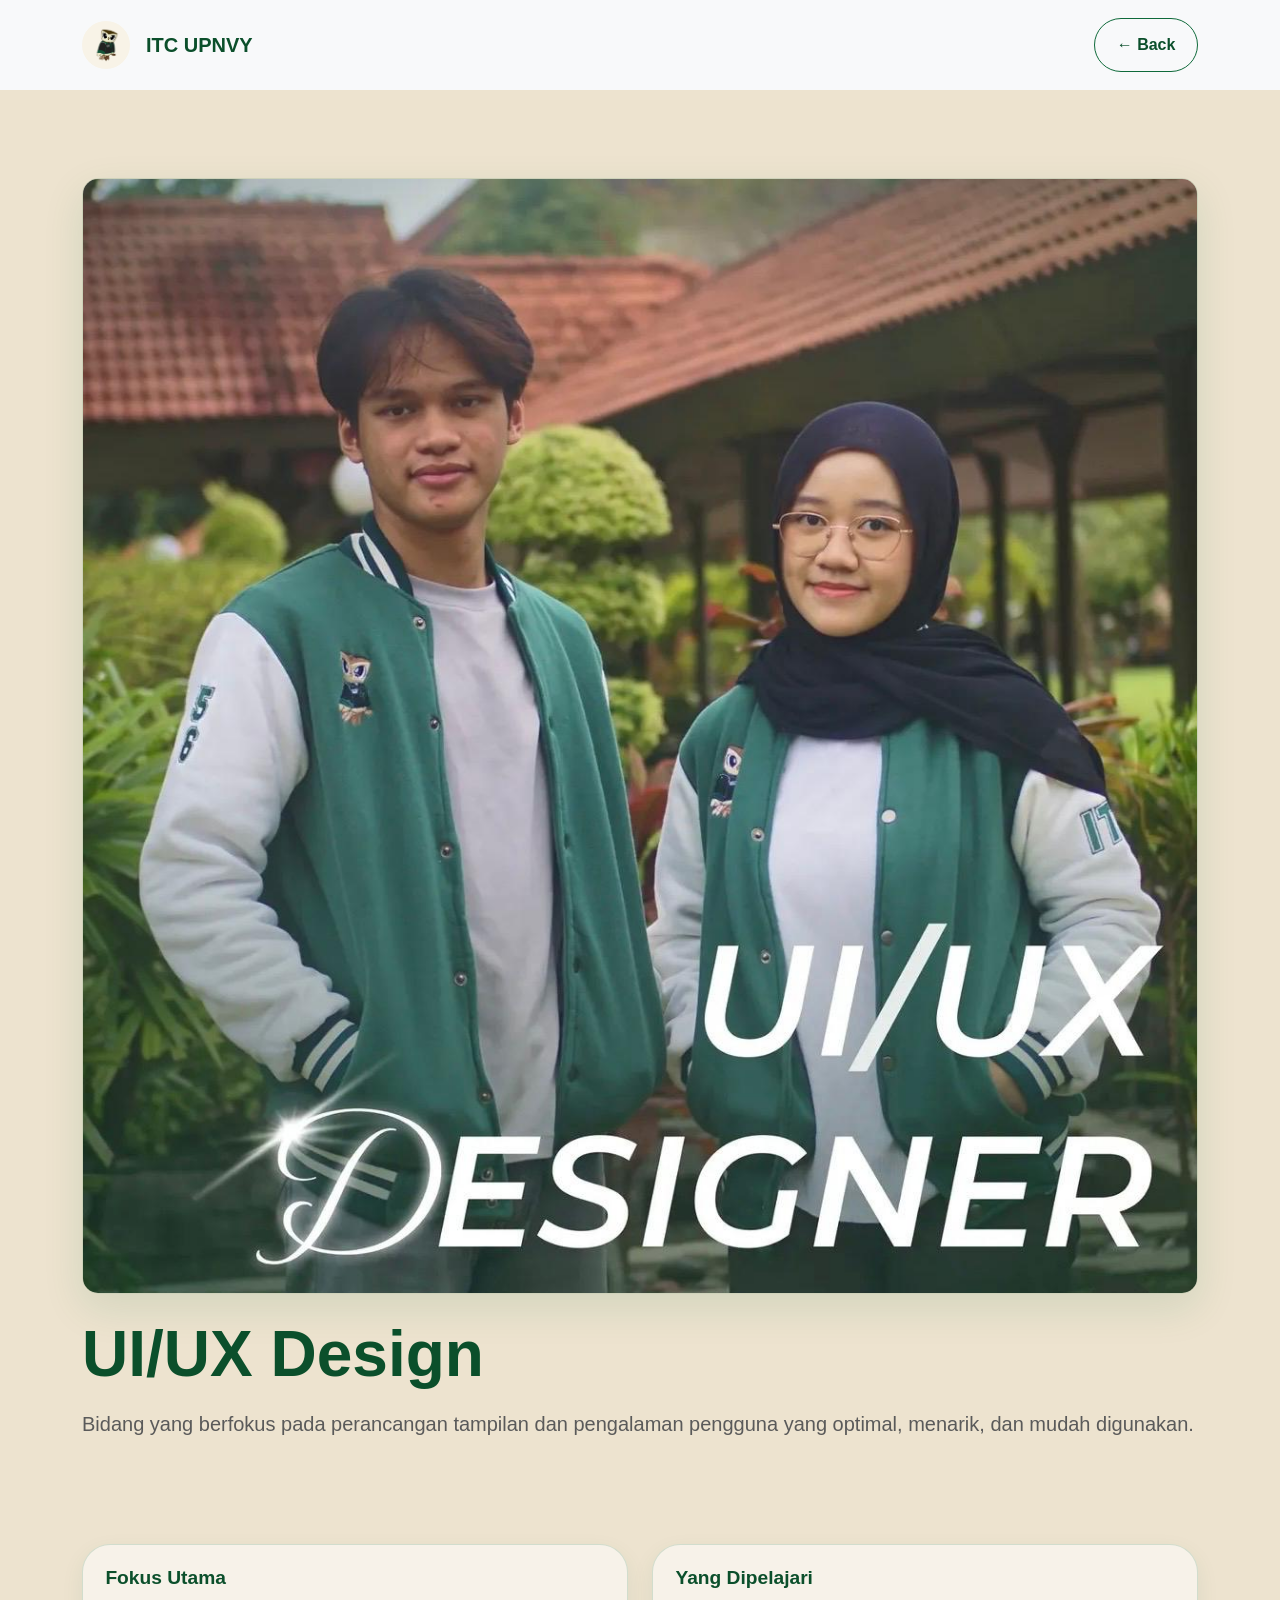
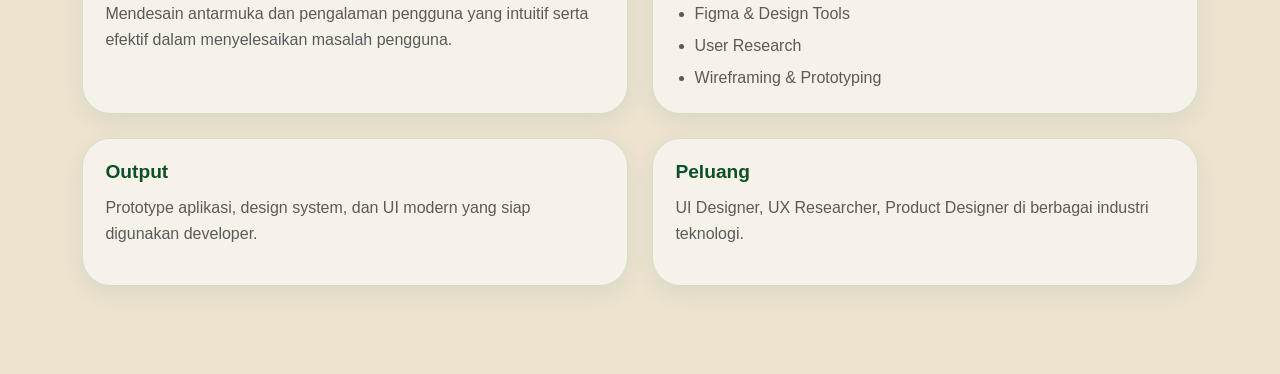
<file: pages/uiux.html>
<!DOCTYPE html>
<html lang="id">
<head>
  <meta charset="UTF-8"/>
  <meta name="viewport" content="width=device-width, initial-scale=1.0"/>
  <title>UI/UX Design - ITC</title>

  <link href="https://cdn.jsdelivr.net/npm/bootstrap@5.3.3/dist/css/bootstrap.min.css" rel="stylesheet"/>
  <link rel="stylesheet" href="../styles/main.css"/>
</head>

<body>

<nav class="navbar navbar-expand-lg bg-light py-3">
  <div class="container">
            <a class="navbar-brand d-flex align-items-center gap-3 fw-bold" href="#home">
          <img src="../assets/logo-itc.png" alt="Logo ITC UPN Veteran Yogyakarta" class="brand__logo" />
          <span>ITC UPNVY</span>
        </a>
    <a href="../index.html" class="btn button--secondary">← Back</a>
  </div>
</nav>

<section class="section">
  <div class="container">
    <img src="../assets/divisions/uiux.jpeg" class="img-fluid rounded-4 mb-4" alt="UIUX">

    <h1>UI/UX Design</h1>
    <p class="lead">
      Bidang yang berfokus pada perancangan tampilan dan pengalaman pengguna yang optimal, menarik, dan mudah digunakan.
    </p>
  </div>
</section>

<section class="section pt-0">
  <div class="container">
    <div class="row g-4">

      <div class="col-md-6">
        <div class="feature-card h-100">
          <h3>Fokus Utama</h3>
          <p>
            Mendesain antarmuka dan pengalaman pengguna yang intuitif serta efektif dalam menyelesaikan masalah pengguna.
          </p>
        </div>
      </div>

      <div class="col-md-6">
        <div class="feature-card h-100">
          <h3>Yang Dipelajari</h3>
          <ul>
            <li>Figma & Design Tools</li>
            <li>User Research</li>
            <li>Wireframing & Prototyping</li>
          </ul>
        </div>
      </div>

      <div class="col-md-6">
        <div class="feature-card h-100">
          <h3>Output</h3>
          <p>
            Prototype aplikasi, design system, dan UI modern yang siap digunakan developer.
          </p>
        </div>
      </div>

      <div class="col-md-6">
        <div class="feature-card h-100">
          <h3>Peluang</h3>
          <p>
            UI Designer, UX Researcher, Product Designer di berbagai industri teknologi.
          </p>
        </div>
      </div>

    </div>
  </div>
</section>

</body>
</html>
</file>
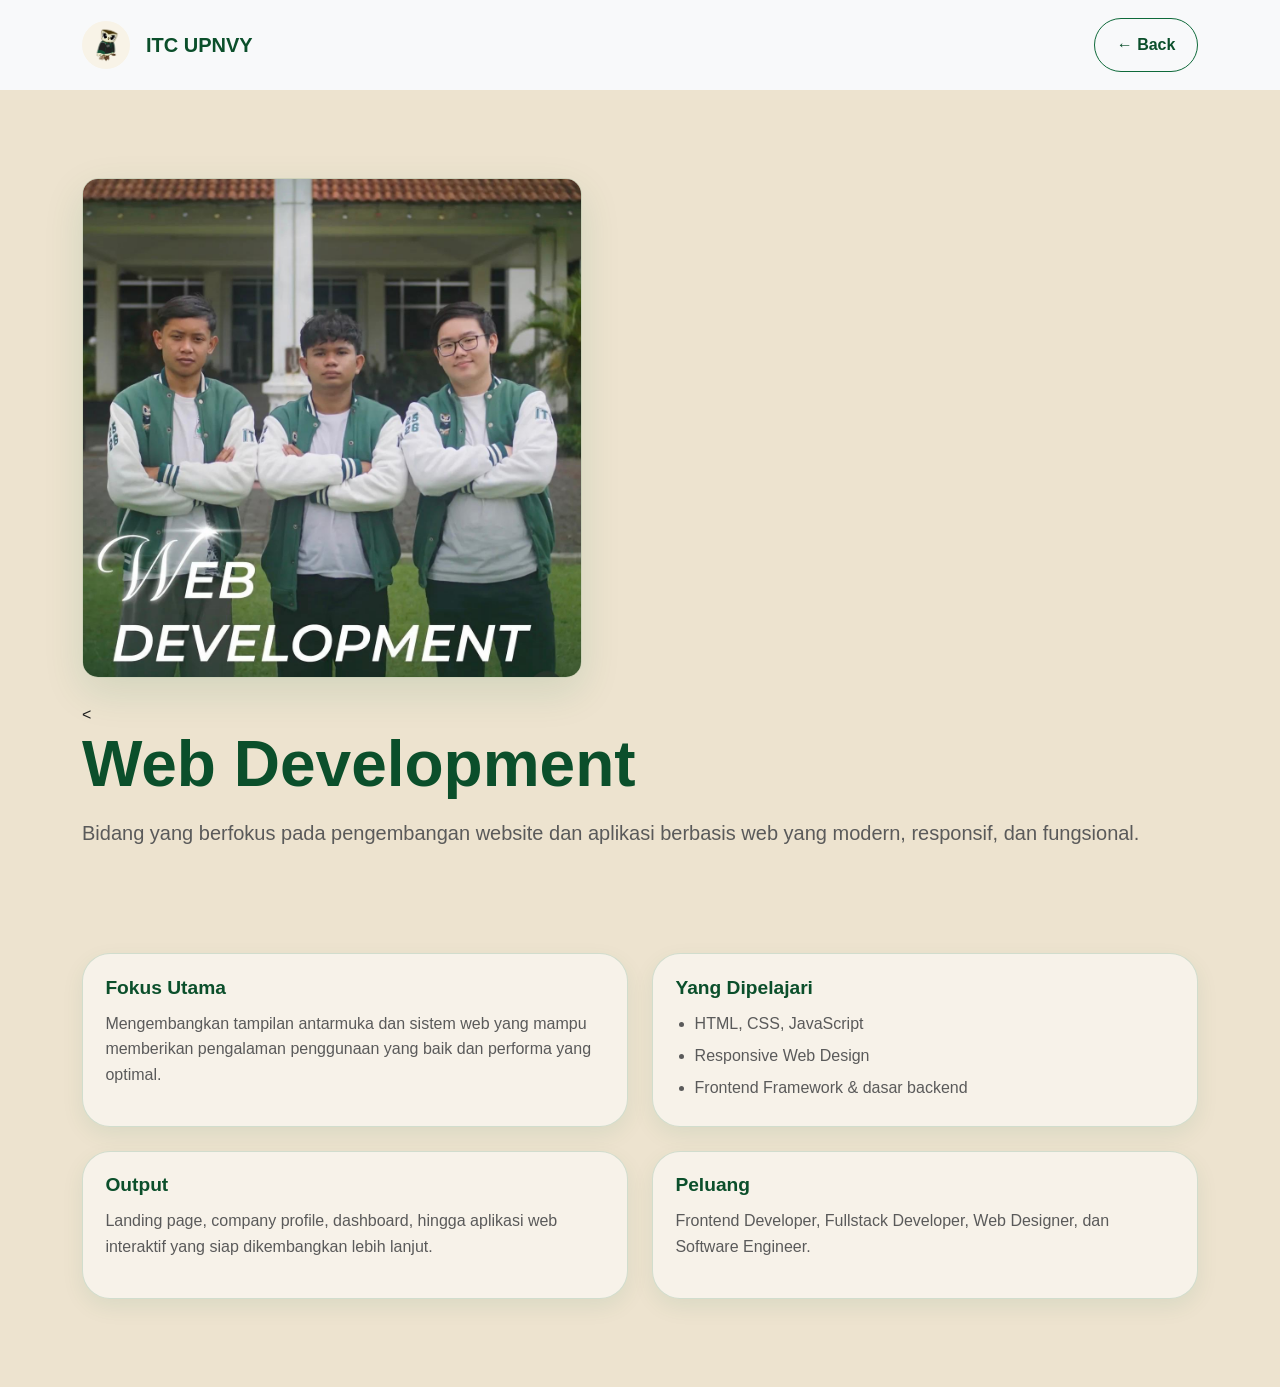
<file: pages/webdev.html>
<!DOCTYPE html>
<html lang="id">
<head>
  <meta charset="UTF-8" />
  <meta name="viewport" content="width=device-width, initial-scale=1.0" />
  <title>Web Development - ITC</title>
  <link href="https://cdn.jsdelivr.net/npm/bootstrap@5.3.3/dist/css/bootstrap.min.css" rel="stylesheet"/>
  <link rel="stylesheet" href="../styles/main.css"/>
</head>
<body>
  <nav class="navbar navbar-expand-lg bg-light py-3">
    <div class="container">
                  <a class="navbar-brand d-flex align-items-center gap-3 fw-bold" href="#home">
          <img src="../assets/logo-itc.png" alt="Logo ITC UPN Veteran Yogyakarta" class="brand__logo" />
          <span>ITC UPNVY</span>
        </a>
      <a href="../index.html" class="btn button--secondary">← Back</a>
    </div>
  </nav>

  <section class="section">
    <div class="container">
        <div class="text-center">
        <img src="../assets/divisions/webdev.jpeg" class="img-fluid rounded-4 mb-4" style="max-width: 500px;" alt="Tim Web Development ITC">  
        </div>
      <
      <h1>Web Development</h1>
      <p class="lead">
        Bidang yang berfokus pada pengembangan website dan aplikasi berbasis web yang modern, responsif, dan fungsional.
      </p>
    </div>
  </section>

  <section class="section pt-0">
    <div class="container">
      <div class="row g-4">
        <div class="col-md-6">
          <div class="feature-card h-100">
            <h3>Fokus Utama</h3>
            <p>
              Mengembangkan tampilan antarmuka dan sistem web yang mampu memberikan pengalaman penggunaan yang baik dan performa yang optimal.
            </p>
          </div>
        </div>

        <div class="col-md-6">
          <div class="feature-card h-100">
            <h3>Yang Dipelajari</h3>
            <ul>
              <li>HTML, CSS, JavaScript</li>
              <li>Responsive Web Design</li>
              <li>Frontend Framework & dasar backend</li>
            </ul>
          </div>
        </div>

        <div class="col-md-6">
          <div class="feature-card h-100">
            <h3>Output</h3>
            <p>
              Landing page, company profile, dashboard, hingga aplikasi web interaktif yang siap dikembangkan lebih lanjut.
            </p>
          </div>
        </div>

        <div class="col-md-6">
          <div class="feature-card h-100">
            <h3>Peluang</h3>
            <p>
              Frontend Developer, Fullstack Developer, Web Designer, dan Software Engineer.
            </p>
          </div>
        </div>
      </div>
    </div>
  </section>
</body>
</html>
</file>
<file: styles/main.css>
:root {
  --itc-primary: #0f6a3a;
  --itc-primary-dark: #0b4f2b;
  --itc-secondary: #77b87f;
  --itc-bg: #ede3cf;
  --itc-surface: #f8f3e7;
  --itc-surface-strong: rgba(255, 255, 255, 0.55);
  --itc-text: #1f1f1f;
  --itc-text-soft: #5a5a5a;
  --itc-border: rgba(15, 106, 58, 0.16);
  --itc-shadow: 0 14px 40px rgba(15, 106, 58, 0.1);
  --itc-shadow-soft: 0 8px 22px rgba(15, 106, 58, 0.08);
  --itc-danger: #b42318;

  --radius-sm: 0.875rem;
  --radius-md: 1.25rem;
  --radius-lg: 1.75rem;
  --radius-xl: 2.25rem;

  --transition: 0.25s ease;
}

*,
*::before,
*::after {
  box-sizing: border-box;
}

html {
  scroll-behavior: smooth;
}

body {
  font-family: "Inter", sans-serif;
  background-color: var(--itc-bg);
  color: var(--itc-text);
  line-height: 1.6;
}

img {
  max-width: 100%;
  display: block;
}

a {
  text-decoration: none;
}

section {
  position: relative;
}

.skip-link {
  position: absolute;
  left: 1rem;
  top: -3rem;
  z-index: 2000;
  padding: 0.75rem 1rem;
  border-radius: var(--radius-sm);
  background: var(--itc-primary);
  color: #fff;
  font-weight: 600;
}

.skip-link:focus {
  top: 1rem;
}

.section {
  padding: 5.5rem 0;
}

.eyebrow {
  margin-bottom: 0.75rem;
  font-size: 0.875rem;
  font-weight: 800;
  letter-spacing: 0.12em;
  text-transform: uppercase;
  color: var(--itc-primary);
}

h1,
h2,
h3,
h4,
h5,
h6 {
  color: var(--itc-primary-dark);
  line-height: 1.15;
  font-weight: 800;
}

h1 {
  font-size: clamp(2.5rem, 5vw, 4.7rem);
  margin-bottom: 1rem;
}

h2 {
  font-size: clamp(1.9rem, 4vw, 3rem);
  margin-bottom: 1rem;
}

h3 {
  font-size: 1.2rem;
  margin-bottom: 0.75rem;
}

p {
  color: var(--itc-text-soft);
}

.site-header {
  background: rgba(237, 227, 207, 0.92);
  backdrop-filter: blur(10px);
  border-bottom: 1px solid var(--itc-border);
}

.navbar-brand,
.navbar-brand span {
  color: var(--itc-primary-dark);
}

.brand__logo {
  width: 3rem;
  height: 3rem;
  object-fit: contain;
  border-radius: 50%;
  background: var(--itc-surface);
  padding: 0.25rem;
}

.navbar .nav-link {
  color: var(--itc-text);
  font-weight: 600;
  position: relative;
  transition: color var(--transition);
}

.navbar .nav-link:hover,
.navbar .nav-link:focus {
  color: var(--itc-primary);
}

.navbar .nav-link::after {
  content: "";
  position: absolute;
  left: 0.5rem;
  right: 0.5rem;
  bottom: 0.15rem;
  height: 2px;
  background: var(--itc-primary);
  transform: scaleX(0);
  transform-origin: left;
  transition: transform var(--transition);
}

.navbar .nav-link:hover::after,
.navbar .nav-link:focus::after,
.navbar .nav-link.active::after {
  transform: scaleX(1);
}

.nav-toggle {
  border: 1px solid var(--itc-border);
  border-radius: 0.9rem;
  padding: 0.55rem 0.8rem;
  background: var(--itc-surface);
}

.navbar-toggler:focus {
  box-shadow: 0 0 0 0.2rem rgba(15, 106, 58, 0.15);
}

.navbar-toggler-icon {
  filter: contrast(0.8) saturate(1.2);
}

.button--primary,
.button--secondary {
  border-radius: 999px;
  padding: 0.85rem 1.35rem;
  font-weight: 700;
  transition: transform var(--transition), background var(--transition),
    color var(--transition), border-color var(--transition),
    box-shadow var(--transition);
}

.button--primary {
  background-color: var(--itc-primary);
  color: #fff;
  border: 1px solid var(--itc-primary);
  box-shadow: var(--itc-shadow-soft);
}

.button--primary:hover,
.button--primary:focus {
  background-color: var(--itc-primary-dark);
  border-color: var(--itc-primary-dark);
  color: #fff;
  transform: translateY(-2px);
}

.button--secondary {
  background-color: transparent;
  color: var(--itc-primary-dark);
  border: 1px solid var(--itc-primary);
}

.button--secondary:hover,
.button--secondary:focus {
  background-color: rgba(15, 106, 58, 0.08);
  border-color: var(--itc-primary-dark);
  color: var(--itc-primary-dark);
  transform: translateY(-2px);
}

.hero {
  padding-top: 4rem;
}

.hero__lead {
  font-size: 1.15rem;
  font-weight: 600;
  color: var(--itc-primary-dark);
}

.hero__text {
  max-width: 60ch;
}

.stat-card {
  padding: 1rem 1.1rem;
  border-radius: var(--radius-md);
  background: var(--itc-surface-strong);
  border: 1px solid var(--itc-border);
  box-shadow: var(--itc-shadow-soft);
  height: 100%;
}

.stat-card strong {
  display: block;
  margin-bottom: 0.25rem;
  color: var(--itc-primary-dark);
  font-size: 1.15rem;
  font-weight: 800;
}

.stat-card span {
  color: var(--itc-text-soft);
  font-size: 0.95rem;
}

.hero-card {
  padding: 2rem;
  border-radius: var(--radius-xl);
  background: linear-gradient(
    180deg,
    rgba(255, 255, 255, 0.62),
    rgba(119, 184, 127, 0.18)
  );
  border: 1px solid var(--itc-border);
  box-shadow: var(--itc-shadow);
}

.hero-card__image {
  width: min(100%, 360px);
  object-fit: contain;
}

.hero-card__badge {
  display: inline-block;
  margin-top: 1.25rem;
  padding: 0.75rem 1rem;
  border-radius: 999px;
  background: var(--itc-surface);
  color: var(--itc-primary-dark);
  font-weight: 700;
  font-size: 0.9rem;
}

.highlight-card,
.feature-card,
.activity-card,
.division-card,
.contact__info,
.contact-form,
.cta-box {
  background: var(--itc-surface-strong);
  border: 1px solid var(--itc-border);
  border-radius: var(--radius-lg);
  box-shadow: var(--itc-shadow-soft);
}

.highlight-card,
.feature-card,
.activity-card,
.division-card,
.contact__info {
  padding: 1.4rem;
}

.division-search,
.form-control {
  border-radius: 1rem;
  border: 1px solid var(--itc-border);
  background-color: var(--itc-surface);
  color: var(--itc-text);
  padding: 0.9rem 1rem;
}

.division-search:focus,
.form-control:focus {
  border-color: var(--itc-primary);
  box-shadow: 0 0 0 0.25rem rgba(15, 106, 58, 0.14);
  background-color: #fffdf8;
}

.helper-text {
  font-size: 0.875rem;
  color: var(--itc-text-soft);
}

.filter-button {
  border-radius: 999px;
  border: 1px solid var(--itc-border);
  background: rgba(255, 255, 255, 0.45);
  color: var(--itc-primary-dark);
  font-weight: 700;
  padding: 0.7rem 1rem;
}

.filter-button:hover,
.filter-button:focus,
.filter-button.is-active {
  background: var(--itc-primary);
  color: #fff;
  border-color: var(--itc-primary);
}

.division-card {
  display: flex;
  flex-direction: column;
  gap: 0.95rem;
  min-height: 100%;
  transition: transform var(--transition), box-shadow var(--transition);
}

.division-card:hover,
.division-card:focus-within {
  transform: translateY(-6px);
  box-shadow: var(--itc-shadow);
}

.division-card__top {
  display: flex;
  justify-content: space-between;
  align-items: center;
  gap: 1rem;
}

.division-card__tag {
  margin: 0;
  padding: 0.45rem 0.8rem;
  border-radius: 999px;
  background: rgba(119, 184, 127, 0.22);
  color: var(--itc-primary-dark);
  font-size: 0.85rem;
  font-weight: 700;
}

.division-card {
  transition: 0.3s ease;
}

.division-card:hover {
  transform: translateY(-8px) scale(1.02);
}

.favorite-button {
  width: 2.5rem;
  height: 2.5rem;
  border: 1px solid var(--itc-border);
  border-radius: 50%;
  background: var(--itc-surface);
  color: var(--itc-primary-dark);
  font-size: 1.1rem;
  line-height: 1;
  transition: background var(--transition), color var(--transition),
    transform var(--transition);
}

.favorite-button:hover,
.favorite-button:focus {
  background: rgba(15, 106, 58, 0.12);
  transform: scale(1.05);
}

.favorite-button.is-favorite {
  background: var(--itc-primary);
  color: #fff;
  border-color: var(--itc-primary);
}

.text-link {
  margin-top: auto;
  font-weight: 700;
  color: var(--itc-primary-dark);
}

.text-link:hover,
.text-link:focus {
  color: var(--itc-primary);
  text-decoration: underline;
}

.cta-box {
  padding: 2rem;
}

.button--primary {
  transition: 0.3s ease;
}

.button--primary:hover {
  transform: scale(1.05);
}

.contact-form {
  padding: 1.5rem;
}

.form-label {
  font-weight: 700;
  color: var(--itc-primary-dark);
}

.error-message {
  display: block;
  min-height: 1.2rem;
  margin-top: 0.35rem;
  color: var(--itc-danger);
  font-size: 0.88rem;
}

.form-status {
  font-weight: 600;
  color: var(--itc-primary-dark);
}

.contact-list,
.footer-links {
  padding-left: 0;
  list-style: none;
}

.contact-list li + li,
.footer-links li + li {
  margin-top: 0.65rem;
}

.site-footer {
  padding: 4.5rem 0 1.5rem;
  background: var(--itc-primary-dark);
  color: #fff;
}

.site-footer h3,
.site-footer .h5,
.site-footer a,
.site-footer p,
.site-footer li {
  color: #fff;
}

.footer__text {
  max-width: 38ch;
  color: rgba(255, 255, 255, 0.84) !important;
}

.footer-links a {
  color: rgba(255, 255, 255, 0.88);
  transition: color var(--transition);
}

.footer-links a:hover,
.footer-links a:focus {
  color: #fff;
  text-decoration: underline;
}

.footer__bottom {
  margin-top: 2rem;
  padding-top: 1.25rem;
  border-top: 1px solid rgba(255, 255, 255, 0.16);
}

@media (max-width: 991.98px) {
  .section {
    padding: 4.75rem 0;
  }

  .navbar-collapse {
    margin-top: 1rem;
    padding: 1rem;
    border: 1px solid var(--itc-border);
    border-radius: var(--radius-lg);
    background: var(--itc-surface);
  }

  .navbar .nav-link::after {
    left: 0;
    right: auto;
    width: 2rem;
  }
}

@media (max-width: 767.98px) {
  .section {
    padding: 4rem 0;
  }

  .hero {
    padding-top: 2.25rem;
  }

  .hero-card {
    padding: 1.5rem;
  }

  .cta-box {
    padding: 1.5rem;
  }

  .button--primary,
  .button--secondary {
    width: 100%;
    justify-content: center;
  }
}

/* ============================================================= */
img.rounded-4 {
  box-shadow: 0 14px 40px rgba(15, 106, 58, 0.12);
  border: 1px solid rgba(15, 106, 58, 0.14);
}

.feature-card ul {
  margin: 0;
  padding-left: 1.2rem;
  color: var(--itc-text-soft);
}

.feature-card li + li {
  margin-top: 0.4rem;
}
</file>
